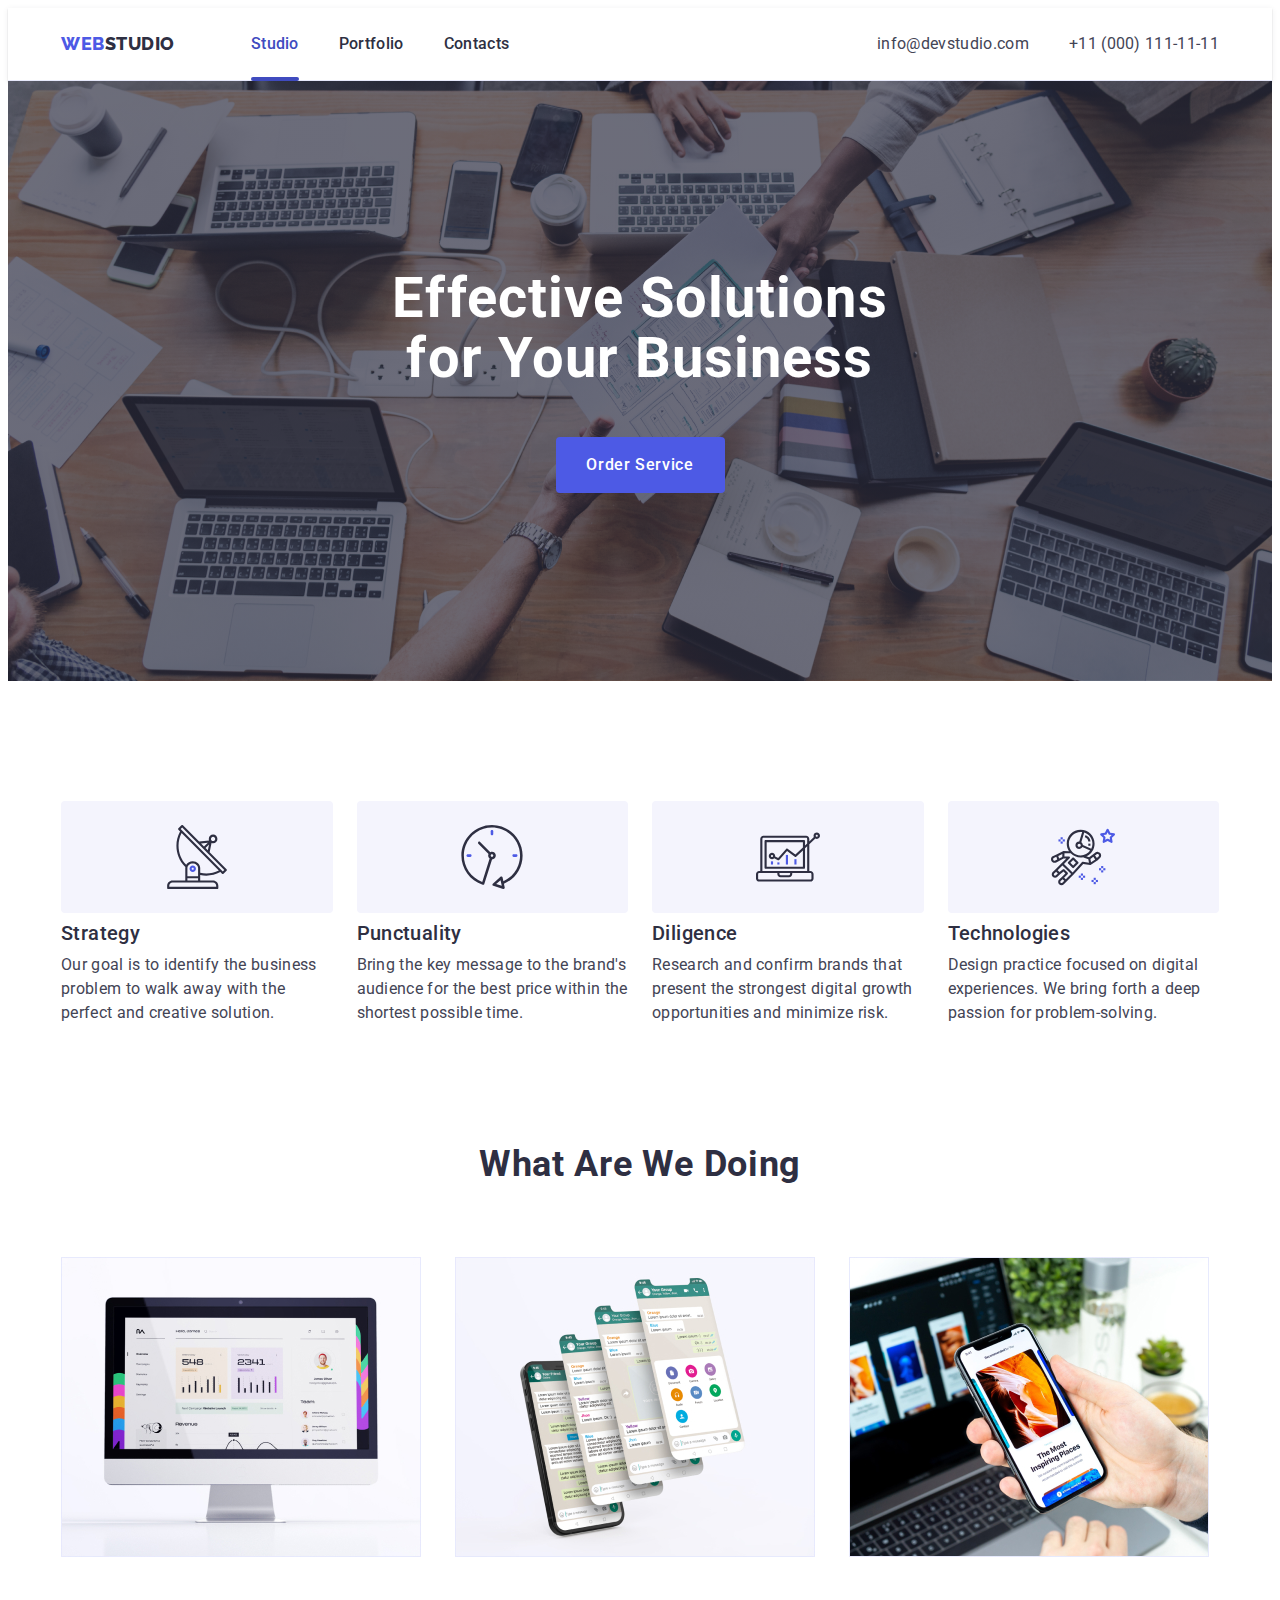
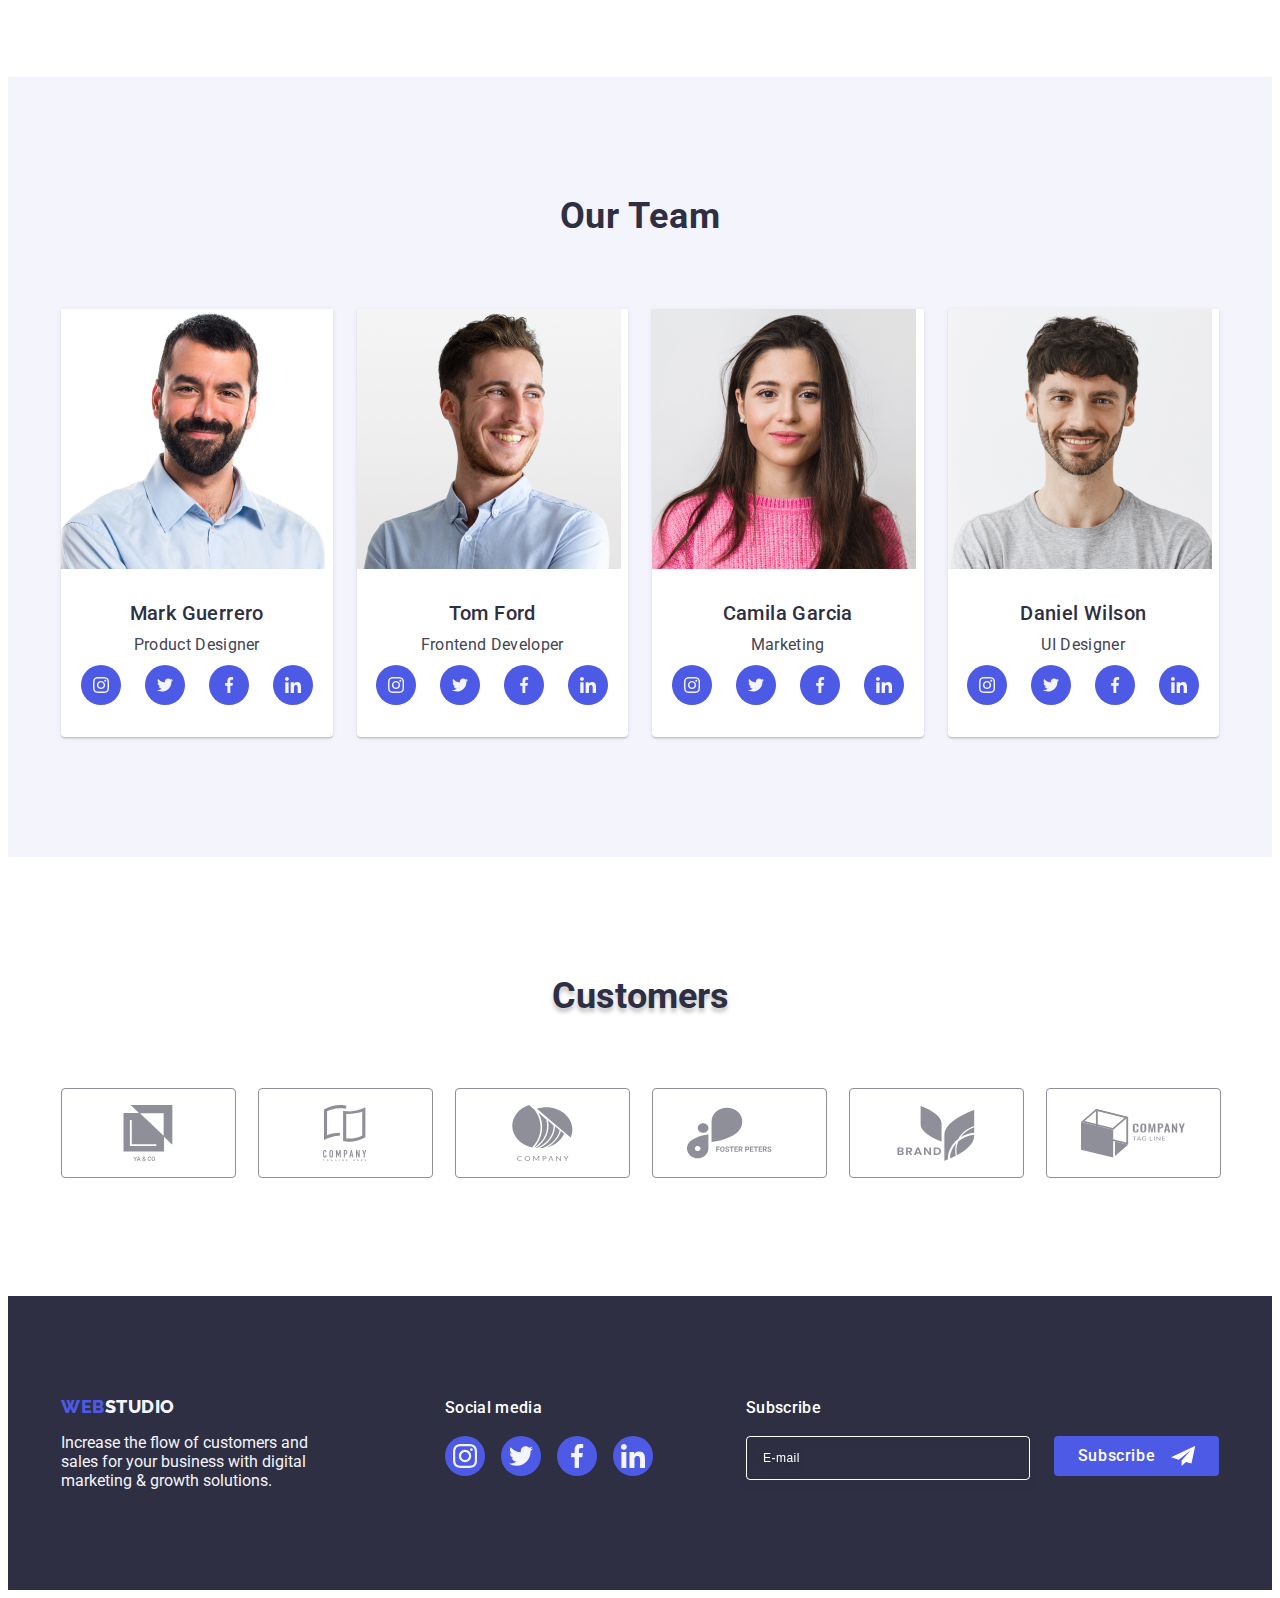
<file: index.html>
<!DOCTYPE html>
<html lang="en">
  <head>
    <meta charset="UTF-8" />
    <meta http-equiv="X-UA-Compatible" content="IE=edge" />
    <meta name="viewport" content="width=device-width, initial-scale=1.0" />

    <link rel="preconnect" href="https://fonts.googleapis.com" />
    <link rel="preconnect" href="https://fonts.gstatic.com" crossorigin />
    <link
      href="https://fonts.googleapis.com/css2?family=Raleway:wght@800&family=Roboto:wght@400;500;700&display=swap"
      rel="stylesheet"
    />

    <title>Document</title>
    <link
      rel="stylesheet"
      href="https://cdnjs.cloudflare.com/ajax/libs/modern-normalize/1.1.0/modern-normalize.min.css"
      integrity="sha512-wpPYUAdjBVSE4KJnH1VR1HeZfpl1ub8YT/NKx4PuQ5NmX2tKuGu6U/JRp5y+Y8XG2tV+wKQpNHVUX03MfMFn9Q=="
      crossorigin="anonymous"
      referrerpolicy="no-referrer"
    />
    <link rel="stylesheet" href="./css/styles.css" />
  </head>
  <body>
    <header class="header">
      <!-- main navigation -->
      <div class="header-page container">
        <nav class="nav list">
          <a href="./index.html" class="logo link">Web<span class="logo-part">Studio</span></a>
          <ul class="nav-links list">
            <li><a class="nav-item link curren" href="./index.html">Studio</a></li>
            <li>
              <a class="nav-item link" href="./portfolio.html">Portfolio</a>
            </li>
            <li><a class="nav-item link" href="">Contacts</a></li>
          </ul>
        </nav>
        <!-- Contacts -->
        <address class="address">
          <ul class="nav-links list">
            <li>
              <a class="adress-item link" href="mailto:info@devstudio.com">info@devstudio.com</a>
            </li>
            <li>
              <a class="adress-item link" href="tel:+110001111111">+11 (000) 111-11-11</a>
            </li>
          </ul>
        </address>
      </div>
    </header>
    <!-- main content -->
    <main>
      <!-- title -->
      <section class="hero">
        <div class="container">
          <h1 class="hero-title">Effective Solutions for Your Business</h1>
          <button class="button-title" type="button" data-modal-open>Order Service</button>
        </div>
      </section>

      <!-- solutions -->
      <section class="work-box-solutions">
        <div class="container">
          <h2 class="section-title" hidden>Sect</h2>
          <ul class="work list">
            <li class="work-list-item">
              <div class="icons">
                <svg width="64" height="64">
                  <use href="./images/icons.svg#icon-strategy"></use>
                </svg>
              </div>
              <h3 class="work-item">Strategy</h3>
              <p class="work-text">
                Our goal is to identify the business problem to walk away with the perfect and
                creative solution.
              </p>
            </li>
            <li class="work-list-item">
              <div class="icons">
                <svg width="64" height="64">
                  <use href="./images/icons.svg#icon-punctuality"></use>
                </svg>
              </div>
              <h3 class="work-item">Punctuality</h3>
              <p class="work-text">
                Bring the key message to the brand's audience for the best price within the shortest
                possible time.
              </p>
            </li>
            <li class="work-list-item">
              <div class="icons">
                <svg width="64" height="64">
                  <use href="./images/icons.svg#icon-diligence"></use>
                </svg>
              </div>
              <h3 class="work-item">Diligence</h3>
              <p class="work-text">
                Research and confirm brands that present the strongest digital growth opportunities
                and minimize risk.
              </p>
            </li>
            <li class="work-list-item">
              <div class="icons">
                <svg width="64" height="64">
                  <use href="./images/icons.svg#icon-technologies"></use>
                </svg>
              </div>
              <h3 class="work-item">Technologies</h3>
              <p class="work-text">
                Design practice focused on digital experiences. We bring forth a deep passion for
                problem-solving.
              </p>
            </li>
          </ul>
        </div>
      </section>
      <!-- examples -->
      <section class="work-box">
        <div class="container">
          <h2 class="work-expl">What are we doing</h2>
          <ul class="work list">
            <li class="img-box">
              <img src="./images/img1.jpg" alt="PC version" width="360" />
            </li>
            <li class="img-box">
              <img src="./images/img2.jpg" alt="Mobile version" width="360" />
            </li>
            <li class="img-box">
              <img src="./images/img3.jpg" alt="Both version" width="360" />
            </li>
          </ul>
        </div>
      </section>
      <!-- team -->
      <section class="team-section">
        <div class="container">
          <h2 class="team">Our Team</h2>
          <ul class="work list">
            <li class="team-cards">
              <img src="./images/team1.jpg" alt="Product Designer" width="264" />
              <div class="card-box">
                <h3 class="team-name">Mark Guerrero</h3>
                <p class="job-title">Product Designer</p>
                <ul class="social-icon-list">
                  <li class="social-icon-item">
                    <a class="social-icon-link" href="#">
                      <svg class="social-icon-link-item" width="16" height="16">
                        <use href="./images/icons.svg#icon-instagram"></use>
                      </svg>
                    </a>
                  </li>
                  <li class="social-icon-item">
                    <a class="social-icon-link" href="#">
                      <svg class="social-icon-link-item" width="16" height="16">
                        <use href="./images/icons.svg#icon-twitter"></use>
                      </svg>
                    </a>
                  </li>
                  <li class="social-icon-item">
                    <a class="social-icon-link" href="#">
                      <svg class="social-icon-link-item" width="16" height="16">
                        <use href="./images/icons.svg#icon-facebook"></use>
                      </svg>
                    </a>
                  </li>
                  <li class="social-icon-item">
                    <a class="social-icon-link" href="#">
                      <svg class="social-icon-link-item" width="16" height="16">
                        <use href="./images/icons.svg#icon-linkedin"></use>
                      </svg>
                    </a>
                  </li>
                </ul>
              </div>
            </li>
            <li class="team-cards">
              <img src="./images/team2.jpg" alt="Frontend Developer" width="264" />
              <div class="card-box">
                <h3 class="team-name">Tom Ford</h3>
                <p class="job-title">Frontend Developer</p>
                <ul class="social-icon-list">
                  <li class="social-icon-item">
                    <a class="social-icon-link" href="#">
                      <svg class="social-icon-link-item" width="16" height="16">
                        <use href="./images/icons.svg#icon-instagram"></use>
                      </svg>
                    </a>
                  </li>
                  <li class="social-icon-item">
                    <a class="social-icon-link" href="#">
                      <svg class="social-icon-link-item" width="16" height="16">
                        <use href="./images/icons.svg#icon-twitter"></use>
                      </svg>
                    </a>
                  </li>
                  <li class="social-icon-item">
                    <a class="social-icon-link" href="#">
                      <svg class="social-icon-link-item" width="16" height="16">
                        <use href="./images/icons.svg#icon-facebook"></use>
                      </svg>
                    </a>
                  </li>
                  <li class="social-icon-item">
                    <a class="social-icon-link" href="#">
                      <svg class="social-icon-link-item" width="16" height="16">
                        <use href="./images/icons.svg#icon-linkedin"></use>
                      </svg>
                    </a>
                  </li>
                </ul>
              </div>
            </li>
            <li class="team-cards">
              <img src="./images/team3.jpg" alt="Marketing" width="264" />
              <div class="card-box">
                <h3 class="team-name">Camila Garcia</h3>
                <p class="job-title">Marketing</p>
                <ul class="social-icon-list">
                  <li class="social-icon-item">
                    <a class="social-icon-link" href="#">
                      <svg class="social-icon-link-item" width="16" height="16">
                        <use href="./images/icons.svg#icon-instagram"></use>
                      </svg>
                    </a>
                  </li>
                  <li class="social-icon-item">
                    <a class="social-icon-link" href="#">
                      <svg class="social-icon-link-item" width="16" height="16">
                        <use href="./images/icons.svg#icon-twitter"></use>
                      </svg>
                    </a>
                  </li>
                  <li class="social-icon-item">
                    <a class="social-icon-link" href="#">
                      <svg class="social-icon-link-item" width="16" height="16">
                        <use href="./images/icons.svg#icon-facebook"></use>
                      </svg>
                    </a>
                  </li>
                  <li class="social-icon-item">
                    <a class="social-icon-link" href="#">
                      <svg class="social-icon-link-item" width="16" height="16">
                        <use href="./images/icons.svg#icon-linkedin"></use>
                      </svg>
                    </a>
                  </li>
                </ul>
              </div>
            </li>
            <li class="team-cards">
              <img src="./images/team4.jpg" alt="UI Designer" width="264" />
              <div class="card-box">
                <h3 class="team-name">Daniel Wilson</h3>
                <p class="job-title">UI Designer</p>
                <ul class="social-icon-list">
                  <li class="social-icon-item">
                    <a class="social-icon-link" href="#">
                      <svg class="social-icon-link-item" width="16" height="16">
                        <use href="./images/icons.svg#icon-instagram"></use>
                      </svg>
                    </a>
                  </li>
                  <li class="social-icon-item">
                    <a class="social-icon-link" href="#">
                      <svg class="social-icon-link-item" width="16" height="16">
                        <use href="./images/icons.svg#icon-twitter"></use>
                      </svg>
                    </a>
                  </li>
                  <li class="social-icon-item">
                    <a class="social-icon-link" href="#">
                      <svg class="social-icon-link-item" width="16" height="16">
                        <use href="./images/icons.svg#icon-facebook"></use>
                      </svg>
                    </a>
                  </li>
                  <li class="social-icon-item">
                    <a class="social-icon-link" href="#">
                      <svg class="social-icon-link-item" width="16" height="16">
                        <use href="./images/icons.svg#icon-linkedin"></use>
                      </svg>
                    </a>
                  </li>
                </ul>
              </div>
            </li>
          </ul>
        </div>
      </section>

      <!-- Customers -->

      <section class="costumers">
        <div class="container">
          <h2 class="costumers-title">Customers</h2>
          <ul class="costumers-list">
            <li class="costumers-list-item">
              <a class="costumers-list-link" href="#">
                <svg class="costumer-icon" width="104" height="56">
                  <use href="./images/icons.svg#icon-company1"></use>
                </svg>
              </a>
            </li>
            <li class="costumers-list-item">
              <a class="costumers-list-link" href="#">
                <svg class="costumer-icon" width="104" height="56">
                  <use href="./images/icons.svg#icon-company2"></use>
                </svg>
              </a>
            </li>
            <li class="costumers-list-item">
              <a class="costumers-list-link" href="#">
                <svg class="costumer-icon" width="104" height="56">
                  <use href="./images/icons.svg#icon-company3"></use>
                </svg>
              </a>
            </li>
            <li class="costumers-list-item">
              <a class="costumers-list-link" href="#">
                <svg class="costumer-icon" width="104" height="56">
                  <use href="./images/icons.svg#icon-company4"></use>
                </svg>
              </a>
            </li>
            <li class="costumers-list-item">
              <a class="costumers-list-link" href="#">
                <svg class="costumer-icon" width="104" height="56">
                  <use href="./images/icons.svg#icon-company5"></use>
                </svg>
              </a>
            </li>
            <li class="costumers-list-item">
              <a class="costumers-list-link" href="#">
                <svg class="costumer-icon" width="104" height="56">
                  <use href="./images/icons.svg#icon-company6"></use>
                </svg>
              </a>
            </li>
          </ul>
        </div>
      </section>
    </main>
    <!-- Footer -->
    <footer class="footer">
      <div class="footer-space container">
        <div class="footer-logo-p">
          <a class="logo-footer link" href="./index.html">Web<span class="logo-p">Studio</span></a>
          <p class="footer-text">
            Increase the flow of customers and sales for your business with digital marketing &
            growth solutions.
          </p>
        </div>
        <div>
          <p class="social-media-title">Social media</p>
          <ul class="social-media-list">
            <li class="social-icon-item">
              <a class="social-icon-link-footer" href="#">
                <svg class="social-icon-link-item" width="24" height="24">
                  <use href="./images/icons.svg#icon-instagram"></use>
                </svg>
              </a>
            </li>
            <li class="social-icon-item">
              <a class="social-icon-link-footer" href="#">
                <svg class="social-icon-link-item" width="24" height="24">
                  <use href="./images/icons.svg#icon-twitter"></use>
                </svg>
              </a>
            </li>
            <li class="social-icon-item">
              <a class="social-icon-link-footer" href="#">
                <svg class="social-icon-link-item" width="24" height="24">
                  <use href="./images/icons.svg#icon-facebook"></use>
                </svg>
              </a>
            </li>
            <li class="social-icon-item">
              <a class="social-icon-link-footer" href="#">
                <svg class="social-icon-link-item" width="24" height="24">
                  <use href="./images/icons.svg#icon-linkedin"></use>
                </svg>
              </a>
            </li>
          </ul>
        </div>
        <div class="footer-form">
          <p class="footer-form-title">Subscribe</p>
          <form class="subscribe-form">
            <label class="subscribe-form-label">
              <input class="email-form-line" name="email" type="email" placeholder="E-mail" />
            </label>
            <button class="subscribe-form-btn" type="submit">
              Subscribe
              <svg class="btn-icon" width="24" height="24">
                <use href="./images/icons.svg#icon-send"></use>
              </svg>
            </button>
          </form>
        </div>
      </div>
    </footer>
    <!-- modal window -->
    <div class="modal is-hidden" data-modal>
      <div class="modal-window">
        <button type="button" class="modal-close-btn" data-modal-close>
          <svg class="modal-btn-icon" width="8" height="8">
            <use href="./images/icons.svg#icon-close"></use>
          </svg>
        </button>
        <p class="modal-title">Leave your contacts and we will call you back</p>
        <form>
          <div class="modal-window-lines">
            <label class="modal-window-user-name" for="user-name">Name</label>
            <div class="user-name-line">
              <input
                class="us-name"
                id="user-name"
                name="user-name"
                type="text"
                required
                pattern="[a-zA-Z]+$"
              />
              <svg class="us-name-icon" width="18" height="24">
                <use href="./images/icons.svg#icon-user"></use>
              </svg>
            </div>
          </div>
          <div class="modal-window-lines">
            <label class="modal-window-user-name" for="user-name">Phone</label>
            <div class="user-name-line">
              <input
                class="us-name"
                id="user-phone"
                name="user-phone"
                type="tel"
                required
                pattern="[0-9]{3}-[0-9]{3}-[0-9]{2}-[0-9]{2}"
                title="xxx-xxx-xx-xx"
              />
              <svg class="us-name-icon" width="18" height="24">
                <use href="./images/icons.svg#icon-tel"></use>
              </svg>
            </div>
          </div>
          <div class="modal-window-lines">
            <label class="modal-window-user-name" for="user-name">Email</label>
            <div class="user-name-line">
              <input class="us-name" id="user-email" name="user-email" type="text" required />
              <svg class="us-name-icon" width="18" height="24">
                <use href="./images/icons.svg#icon-email"></use>
              </svg>
            </div>
          </div>
          <div class="comment-line">
            <label class="modal-window-user-name" for="user-comment">Comment</label>
            <textarea
              class="user-comment-text"
              id="user-comment"
              name="user-comment"
              placeholder="Text input"></textarea>
          </div>
          <div class="agreement-policy">
            <input
              class="user-privacy-condition visually-hidden"
              id="user-privacy"
              type="checkbox"
              value="true" 
              name="user-privacy"
            />
            <label class="user-privacy-text" for="user-privacy">
              <span class="privacy-checkbox-new">
                <svg class="privacy-icon" width="10" height="8">
                  <use href="./images/icons.svg#icon-v"></use>
                </svg>
              </span>
              I accept the terms and conditions of the
              <a class="privacy-link" href="">Privacy Policy</a>
            </label>
          </div>
          <button type="submit" class="send-form-btn">Send</button>
        </form>
      </div>
    </div>

    <script src="./js/modal.js"></script>
  </body>
</html>
</file>
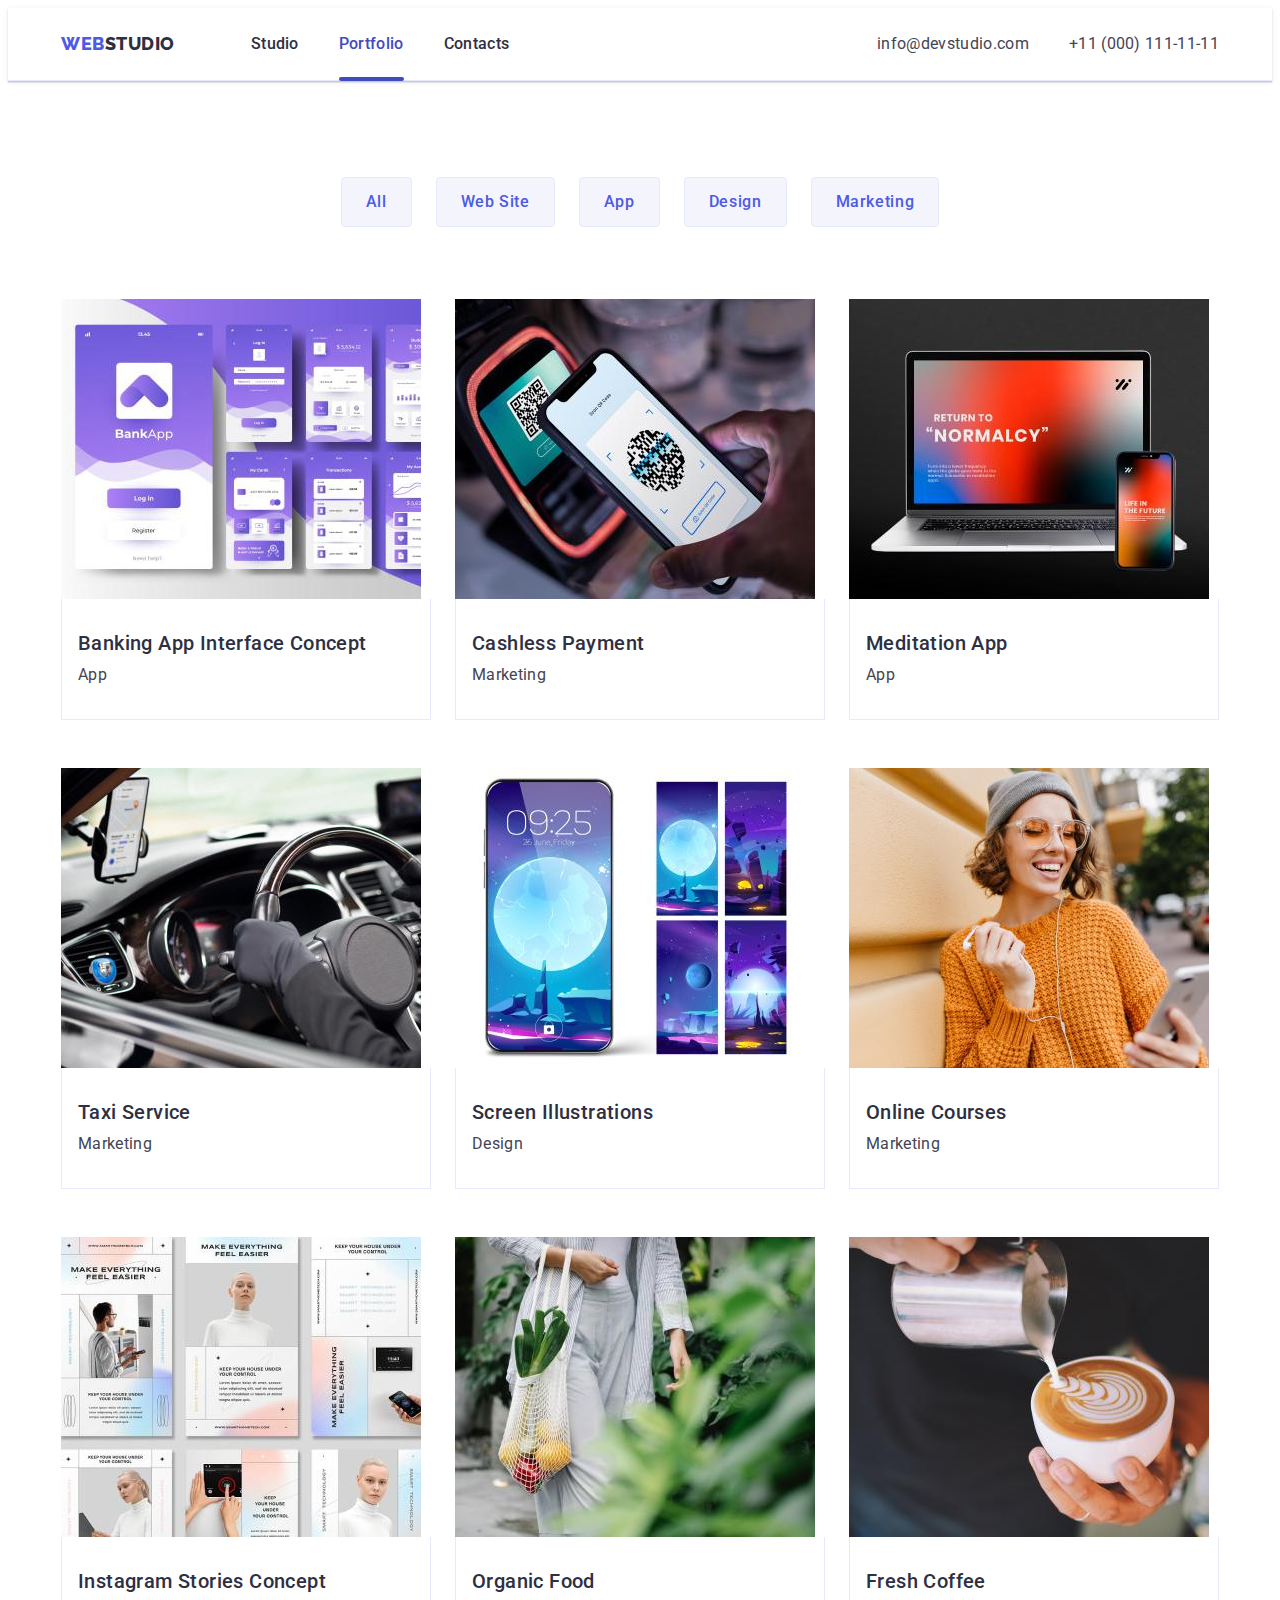
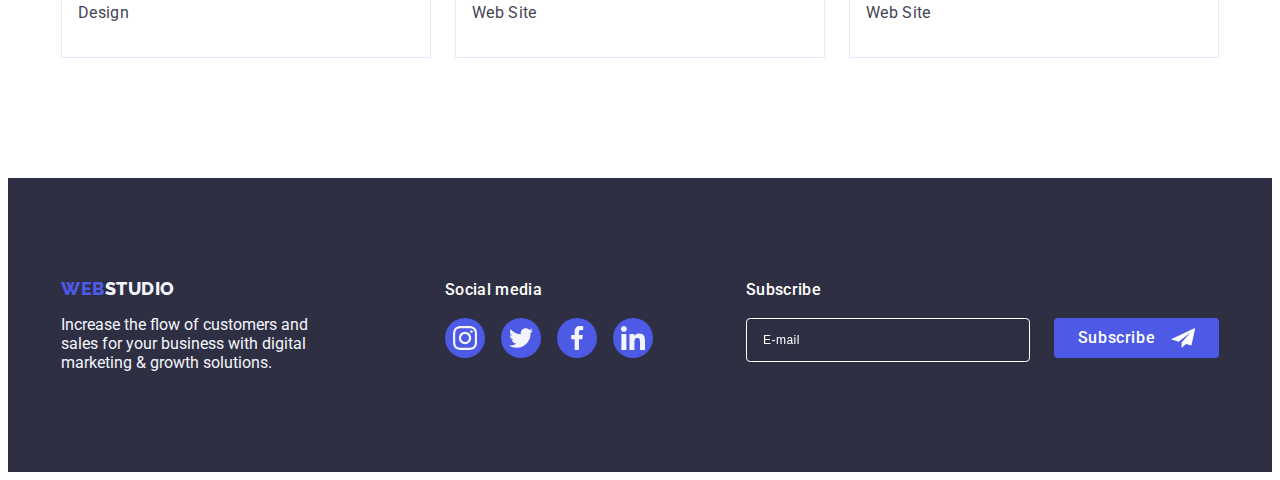
<file: portfolio.html>
<!DOCTYPE html>
<html lang="en">
  <head>
    <meta charset="UTF-8" />
    <meta http-equiv="X-UA-Compatible" content="IE=edge" />
    <meta name="viewport" content="width=device-width, initial-scale=1.0" />

    <link rel="preconnect" href="https://fonts.googleapis.com" />
    <link rel="preconnect" href="https://fonts.gstatic.com" crossorigin />
    <link
      href="https://fonts.googleapis.com/css2?family=Raleway:wght@800&family=Roboto:wght@400;500;700&display=swap"
      rel="stylesheet"
    />

    <title>Document</title>
    <link
      rel="stylesheet"
      href="https://cdnjs.cloudflare.com/ajax/libs/modern-normalize/1.1.0/modern-normalize.min.css"
      integrity="sha512-wpPYUAdjBVSE4KJnH1VR1HeZfpl1ub8YT/NKx4PuQ5NmX2tKuGu6U/JRp5y+Y8XG2tV+wKQpNHVUX03MfMFn9Q=="
      crossorigin="anonymous"
      referrerpolicy="no-referrer"
    />
    <link rel="stylesheet" href="./css/styles.css" />
  </head>
  <body>
    <header class="header">
      <!-- maine navigation -->
      <div class="header-page container">
        <nav class="nav list">
          <a href="./index.html" class="logo link">Web<span class="logo-part">Studio</span></a>
          <ul class="nav-links list">
            <li><a class="nav-item link" href="./index.html">Studio</a></li>
            <li>
              <a class="nav-item link curren" href="./portfolio.html">Portfolio</a>
            </li>
            <li><a class="nav-item link" href="">Contacts</a></li>
          </ul>
        </nav>

        <!-- Contacts -->
        <address class="address">
          <ul class="nav-links list">
            <li>
              <a class="adress-item link" href="mailto:info@devstudio.com">info@devstudio.com</a>
            </li>
            <li>
              <a class="adress-item link" href="tel:+110001111111">+11 (000) 111-11-11</a>
            </li>
          </ul>
        </address>
      </div>
    </header>
    <!-- maine content -->
    <main>
      <section class="exples-box">
        <div class="container">
          <h1 hidden>Examples</h1>
          <ul class="buttons-list list">
            <li><button class="buttons" type="button">All</button></li>
            <li><button class="buttons" type="button">Web Site</button></li>
            <li><button class="buttons" type="button">App</button></li>
            <li><button class="buttons" type="button">Design</button></li>
            <li><button class="buttons" type="button">Marketing</button></li>
          </ul>

          <!-- work examples -->
          <ul class="block-list list">
            <li class="block-exples">
              <a class="block link" href="">
                <div class="block-list-img-wrapper">
                  <img src="./images/banking.jpg" alt="Banking App" />
                  <p class="overlay">
                    14 Stylish and User-Friendly App Design Concepts · Task Manager App · Calorie
                    Tracker App · Exotic Fruit Ecommerce App · Cloud Storage App
                  </p>
                </div>
                <div class="blocks-box">
                  <h2 class="img-title">Banking App Interface Concept</h2>
                  <p class="job-name">App</p>
                </div>
              </a>
            </li>

            <li class="block-exples">
              <a class="block link" href="">
                <div class="block-list-img-wrapper">
                  <img src="./images/cashless.jpg" alt="Cashless Payment" />
                  <p class="overlay">
                    14 Stylish and User-Friendly App Design Concepts · Task Manager App · Calorie
                    Tracker App · Exotic Fruit Ecommerce App · Cloud Storage App
                  </p>
                </div>
                <div class="blocks-box">
                  <h2 class="img-title">Cashless Payment</h2>
                  <p class="job-name">Marketing</p>
                </div>
              </a>
            </li>

            <li class="block-exples">
              <a class="block link" href="">
                <div class="block-list-img-wrapper">
                  <img src="./images/meditation.jpg" alt="Meditation App" />
                  <p class="overlay">
                    14 Stylish and User-Friendly App Design Concepts · Task Manager App · Calorie
                    Tracker App · Exotic Fruit Ecommerce App · Cloud Storage App
                  </p>
                </div>
                <div class="blocks-box">
                  <h2 class="img-title">Meditation App</h2>
                  <p class="job-name">App</p>
                </div>
              </a>
            </li>

            <li class="block-exples">
              <a class="block link" href="">
                <div class="block-list-img-wrapper">
                  <img src="./images/taxi.jpg" alt="Taxi Service" />
                  <p class="overlay">
                    14 Stylish and User-Friendly App Design Concepts · Task Manager App · Calorie
                    Tracker App · Exotic Fruit Ecommerce App · Cloud Storage App
                  </p>
                </div>
                <div class="blocks-box">
                  <h2 class="img-title">Taxi Service</h2>
                  <p class="job-name">Marketing</p>
                </div>
              </a>
            </li>

            <li class="block-exples">
              <a class="block link" href="">
                <div class="block-list-img-wrapper">
                  <img src="./images/screen.jpg" alt="Screen Illustrations" />
                  <p class="overlay">
                    14 Stylish and User-Friendly App Design Concepts · Task Manager App · Calorie
                    Tracker App · Exotic Fruit Ecommerce App · Cloud Storage App
                  </p>
                </div>
                <div class="blocks-box">
                  <h2 class="img-title">Screen Illustrations</h2>
                  <p class="job-name">Design</p>
                </div>
              </a>
            </li>

            <li class="block-exples">
              <a class="block link" href="">
                <div class="block-list-img-wrapper">
                  <img src="./images/online.jpg" alt="Online Courses" />
                  <p class="overlay">
                    14 Stylish and User-Friendly App Design Concepts · Task Manager App · Calorie
                    Tracker App · Exotic Fruit Ecommerce App · Cloud Storage App
                  </p>
                </div>
                <div class="blocks-box">
                  <h2 class="img-title">Online Courses</h2>
                  <p class="job-name">Marketing</p>
                </div>
              </a>
            </li>

            <li class="block-exples">
              <a class="block link" href="">
                <div class="block-list-img-wrapper">
                  <img src="./images/instagram.jpg" alt="Instagram Stories Concept" />
                  <p class="overlay">
                    14 Stylish and User-Friendly App Design Concepts · Task Manager App · Calorie
                    Tracker App · Exotic Fruit Ecommerce App · Cloud Storage App
                  </p>
                </div>
                <div class="blocks-box">
                  <h2 class="img-title">Instagram Stories Concept</h2>
                  <p class="job-name">Design</p>
                </div>
              </a>
            </li>

            <li class="block-exples">
              <a class="block link" href="">
                <div class="block-list-img-wrapper">
                  <img src="./images/organic.jpg" alt="Organic Food" />
                  <p class="overlay">
                    14 Stylish and User-Friendly App Design Concepts · Task Manager App · Calorie
                    Tracker App · Exotic Fruit Ecommerce App · Cloud Storage App
                  </p>
                </div>
                <div class="blocks-box">
                  <h2 class="img-title">Organic Food</h2>
                  <p class="job-name">Web Site</p>
                </div>
              </a>
            </li>

            <li class="block-exples">
              <a class="block link" href="">
                <div class="block-list-img-wrapper">
                  <img src="./images/coffee.jpg" alt="Fresh Coffee" />
                  <p class="overlay">
                    14 Stylish and User-Friendly App Design Concepts · Task Manager App · Calorie
                    Tracker App · Exotic Fruit Ecommerce App · Cloud Storage App
                  </p>
                </div>
                <div class="blocks-box">
                  <h2 class="img-title">Fresh Coffee</h2>
                  <p class="job-name">Web Site</p>
                </div>
              </a>
            </li>
          </ul>
        </div>
      </section>
    </main>

    <!-- Footer -->
    <footer class="footer">
      <div class="footer-space container">
        <div class="footer-logo-p">
          <a class="logo-footer link" href="./index.html">Web<span class="logo-p">Studio</span></a>
          <p class="footer-text">
            Increase the flow of customers and sales for your business with digital marketing &
            growth solutions.
          </p>
        </div>
        <div>
          <p class="social-media-title">Social media</p>
          <ul class="social-media-list">
            <li class="social-icon-item">
              <a class="social-icon-link-footer" href="#">
                <svg class="social-icon-link-item" width="24" height="24">
                  <use href="./images/icons.svg#icon-instagram"></use>
                </svg>
              </a>
            </li>
            <li class="social-icon-item">
              <a class="social-icon-link-footer" href="#">
                <svg class="social-icon-link-item" width="24" height="24">
                  <use href="./images/icons.svg#icon-twitter"></use>
                </svg>
              </a>
            </li>
            <li class="social-icon-item">
              <a class="social-icon-link-footer" href="#">
                <svg class="social-icon-link-item" width="24" height="24">
                  <use href="./images/icons.svg#icon-facebook"></use>
                </svg>
              </a>
            </li>
            <li class="social-icon-item">
              <a class="social-icon-link-footer" href="#">
                <svg class="social-icon-link-item" width="24" height="24">
                  <use href="./images/icons.svg#icon-linkedin"></use>
                </svg>
              </a>
            </li>
          </ul>
        </div>
        <div class="footer-form">
          <p class="footer-form-title">Subscribe</p>
          <form class="subscribe-form">
            <label class="subscribe-form-label">
              <input class="email-form-line" name="email" type="email" placeholder="E-mail">
            </label>
            <button class="subscribe-form-btn" type="submit">Subscribe
              <svg class="btn-icon" width="24" height="24">
                <use href="./images/icons.svg#icon-send"></use>
              </svg>
            </button>
          </form>
        </div>
      </div>
    </footer>
  </body>
</html>
</file>
<file: css/styles.css>
:root {
  --pramery-text-color: #434455;
  --secondary-text-color: #2e2f42;
  --accent-text-color: #ffffff;
  --secondary-accent-text-color: #4d5ae5;
  --icon-text-color: #8e8f99;
  --overlay-text-color: #f4f4fd;
  --background-color-check: #404bbf;
}

h1,
h2,
h3,
h4,
p {
  margin-top: 0;
  margin-bottom: 0;
}

ul,
ol {
  margin: 0;
  padding: 0;
}

button {
  cursor: pointer;
}

img {
  display: block;
}

body {
  font-family: 'Roboto', sans-serif;
  color: #434455;
  background-color: #ffffff;
}
.header {
  box-shadow: 0px 2px 1px rgba(46, 47, 66, 0.08), 0px 1px 1px rgba(46, 47, 66, 0.16),
    0px 1px 6px rgba(46, 47, 66, 0.08);
  border-bottom: 1px solid #e7e9fc;
}
.header-page {
  display: flex;
}
.container {
  width: 1158px;
  margin: 0 auto;
  padding: 0 15px;
}
.logo {
  display: inline-block;
  margin-right: 76px;
  font-family: 'Raleway', sans-serif;
  font-weight: 800;
  font-size: 18px;
  line-height: 1.17;
  letter-spacing: 0.03em;
  text-transform: uppercase;
  color: var(--secondary-accent-text-color);
}
.link {
  text-decoration: none;
}
.logo-part {
  color: var(--secondary-text-color);
}
/* maine navigation */

.list {
  list-style: none;
  align-items: center;
}
.nav {
  display: flex;
}
.nav-links {
  display: flex;
  gap: 40px;
}
.nav-item {
  position: relative;
  display: block;
  padding: 24px 0;
  font-weight: 500;
  font-size: 16px;
  line-height: 1.5;
  letter-spacing: 0.02em;
  color: var(--secondary-text-color);
  transition: color 250ms cubic-bezier(0.4, 0, 0.2, 1);
}
.curren {
  color: #404bbf;
}
.curren::after {
  content: '';
  position: absolute;
  width: 100%;
  left: 0;
  bottom: -1px;
  height: 4px;
  background-color: #404bbf;
  border-radius: 2px;
  transition: color 250ms cubic-bezier(0.4, 0, 0.2, 1);
}
.nav-item link {
  text-decoration: none;
}
.nav-item:hover,
.nav-item:focus {
  color: #404bbf;
}
.address {
  font-style: normal;
  margin-left: auto;
}

.adress-item {
  padding: 24px 0;
  display: block;
  font-size: 16px;
  line-height: 1.5;
  letter-spacing: 0.02em;
  color: var(--pramery-text-color);
  transition: color 250ms cubic-bezier(0.4, 0, 0.2, 1);
}
.adress-item:hover,
.adress-item:focus {
  color: #404bbf;
}
/* maine */

.hero {
  max-width: 1440px;
  background-image: linear-gradient(rgba(46, 47, 66, 0.7), rgba(46, 47, 66, 0.7)),
    url(../images/hero-bg.jpg);
  background-repeat: no-repeat;
  background-position: center;
  background-size: cover;
  padding: 188px 0;
  background-color: var(--secondary-text-color);
  margin: 0 auto;
}

.hero-title {
  margin: 0 auto;
  margin-bottom: 48px;
  font-size: 56px;
  line-height: 1.07;
  text-align: center;
  letter-spacing: 0.02em;
  color: #ffffff;
  max-width: 496px;
}
.button-title {
  margin: 0 auto;
  display: block;
  min-width: 169px;
  height: 56px;
  border: none;
  border-radius: 4px;
  background-color: #4d5ae5;
  font-family: 'Roboto', sans-serif;
  font-weight: 500;
  font-size: 16px;
  line-height: 1.5;
  letter-spacing: 0.04em;
  color: #ffffff;
  cursor: pointer;
  transition: background-color 250ms cubic-bezier(0.4, 0, 0.2, 1);
}
.button-title:hover,
.button-title:focus {
  background-color: #404bbf;
}
/* section 2 */
.work {
  display: flex;
  gap: 24px;
}
.work-box-solutions {
  padding-top: 120px;
  padding-bottom: 120px;
}

.work-box {
  padding-bottom: 120px;
  padding-top: 0;
}

.work-list-item {
  width: calc((100% - 72px) / 4);
}

.icons {
  display: flex;
  align-items: center;
  justify-content: center;
  height: 112px;
  background-color: #f4f4fd;
  border-radius: 4px;
  margin-bottom: 8px;
}
.work-item {
  margin-bottom: 8px;
  font-weight: 500;
  font-size: 20px;
  line-height: 1.2;
  letter-spacing: 0.02em;
  color: var(--secondary-text-color);
}
.work-text {
  font-size: 16px;
  line-height: 1.5;
  letter-spacing: 0.02em;
  color: var(--pramery-text-color);
}
.work-expl {
  margin-bottom: 72px;
  font-size: 36px;
  line-height: 1.11;
  text-align: center;
  letter-spacing: 0.02em;
  text-transform: capitalize;
  color: var(--secondary-text-color);
}

.img-box {
  width: calc((100% - 48px) / 3);
}
.team-section {
  background-color: #f4f4fd;
  padding: 120px 0;
}
.team {
  margin-bottom: 72px;
  font-size: 36px;
  line-height: 1.11;
  text-align: center;
  letter-spacing: 0.02em;
  text-transform: capitalize;
  color: var(--secondary-text-color);
}

.team-cards {
  background-color: #ffffff;
  width: calc((100% - 72px) / 4);
  border-radius: 0px 0px 4px 4px;
  box-shadow: 0px 1px 6px rgba(46, 47, 66, 0.08), 0px 1px 1px rgba(46, 47, 66, 0.16),
    0px 2px 1px rgba(46, 47, 66, 0.08);
}

.social-icon-list {
  display: flex;
  justify-content: center;
  gap: 24px;
  list-style: none;
}

.social-icon-item {
  width: 40px;
  height: 40px;
}

.social-icon-link {
  align-items: center;
  justify-content: center;
  display: flex;
  background-color: var(--secondary-accent-text-color);
  border-radius: 50%;
  width: 100%;
  height: 100%;
  transition: background-color 250ms cubic-bezier(0.4, 0, 0.2, 1);
}
.social-icon-link-footer {
  align-items: center;
  justify-content: center;
  display: flex;
  background-color: var(--secondary-accent-text-color);
  border-radius: 50%;
  width: 100%;
  height: 100%;
  transition: background-color 250ms cubic-bezier(0.4, 0, 0.2, 1);
}
.social-icon-link:hover,
.social-icon-link:focus {
  background-color: #404bbf;
}

.social-icon-link-item {
  fill: #f4f4fd;
}
.social-icon-link-footer:hover,
.social-icon-link-footer:focus {
  background-color: #31d0aa;
}
.card-box {
  padding: 32px 0;
}
.team-name {
  margin-bottom: 8px;
  text-align: center;
  font-weight: 500;
  font-size: 20px;
  line-height: 1.2;
  letter-spacing: 0.02em;
  color: var(--secondary-text-color);
}
.job-title {
  text-align: center;
  font-size: 16px;
  line-height: 1.5;
  letter-spacing: 0.02em;
  color: var(--pramery-text-color);
  margin-bottom: 8px;
}
/* Customers  */

.costumers {
  padding-top: 120px;
  padding-bottom: 120px;
  text-align: center;
}
.costumers-title {
  font-size: 36px;
  line-height: 1.1;
  color: var(--secondary-text-color);
  margin-bottom: 72px;
  text-shadow: 0px 4px 4px rgba(0, 0, 0, 0.25);
}
.costumers-list {
  display: flex;
  gap: 24px;
  list-style: none;
}
.costumers-list-item {
  width: calc((100% - 120px) / 6);
  height: 88px;
}
.costumers-list-link {
  width: 100%;
  height: 100%;
  border: 1px solid #8e8f99;
  border-radius: 4px;
  display: flex;
  align-items: center;
  justify-content: center;
  color: var(--icon-text-color);
  transition: border-color 250ms cubic-bezier(0.4, 0, 0.2, 1),
    color 250ms cubic-bezier(0.4, 0, 0.2, 1);
}

.costumers-list-link:hover,
.costumers-list-link:focus {
  color: #404bbf;
  border-color: #404bbf;
}
.costumer-icon {
  fill: currentColor;
}
/* footer */

.footer {
  padding: 100px 0;
  background-color: var(--secondary-text-color);
}
.footer-space {
  display: flex;
  align-items: baseline;
}
.footer-logo-p {
  margin-right: 120px;
}
.social-media-title {
  font-weight: 500;
  font-size: 16px;
  line-height: 1.5;
  letter-spacing: 0.02em;
  color: var(--accent-text-color);
  margin-bottom: 16px;
}
.social-media-list {
  display: flex;
  gap: 16px;
  list-style: none;
}
.logo-footer {
  margin-bottom: 16px;
  display: inline-block;
  margin-right: 76px;
  font-family: 'Raleway', sans-serif;
  font-weight: 800;
  font-size: 18px;
  line-height: 1.17;
  letter-spacing: 0.03em;
  text-transform: uppercase;
  color: var(--secondary-accent-text-color);
}

.logo-p {
  color: #f4f4fd;
}
.footer-text {
  max-width: 264px;
  color: #f4f4fd;
}

.footer-form {
  margin-left: auto;
}
.footer-form-title {
  margin-bottom: 16px;
  font-weight: 500;
  font-size: 16px;
  line-height: 1.5;
  letter-spacing: 0.02em;
  color: #ffffff;
}
.subscribe-form {
  display: flex;
}

.subscribe-form-label {
  margin-right: 24px;
}

.email-form-line {
  width: 264px;
  height: 40px;
  border: 1px solid #ffffff;
  background-color: transparent;
  font-size: 12px;
  line-height: 1.5;
  letter-spacing: 0.04em;
  padding-left: 16px;
  filter: drop-shadow(0px 4px 4px rgba(0, 0, 0, 0.15));
  border-radius: 4px;
  color: #ffffff;
}
::placeholder {
  color: #ffffff;
}

.subscribe-form-btn {
  min-width: 165px;
  height: 40px;
  display: flex;
  justify-content: center;
  align-items: center;
  font-family: 'Roboto', sans-serif;
  font-size: 16px;
  font-weight: 500;
  line-height: 1.5;
  letter-spacing: 0.04em;
  color: #ffffff;
  cursor: pointer;
  background-color: #4d5ae5;
  border: none;
  border-radius: 4px;
}

.btn-icon {
  margin-left: 16px;
}
/* Portfolio */

/* buttons */

.buttons {
  border-radius: 4px;
  padding: 12px 24px;
  border: 1px solid #e7e9fc;
  font-family: 'Roboto', sans-serif;
  font-weight: 500;
  font-size: 16px;
  line-height: 1.5;
  letter-spacing: 0.04em;
  color: var(--secondary-accent-text-color);
  background-color: #f4f4fd;
  transition: color 250ms cubic-bezier(0.4, 0, 0.2, 1),
    background-color 250ms cubic-bezier(0.4, 0, 0.2, 1),
    border-color 250ms cubic-bezier(0.4, 0, 0.2, 1), box-shadow 250ms cubic-bezier(0.4, 0, 0.2, 1);
}

.buttons:hover,
.buttons:focus {
  border: 1px solid transparent;
  background-color: #404bbf;
  color: #ffffff;
  box-shadow: 0px 3px 1px rgba(0, 0, 0, 0.1), 0px 2px 1px rgba(0, 0, 0, 0.08),
    0px 2px 2px rgba(0, 0, 0, 0.12);
}

.block link {
  text-decoration: none;
}

.block {
  display: block;
  transition: box-shadow 250ms cubic-bezier(0.4, 0, 0.2, 1);
}
.block-list-img-wrapper {
  position: relative;
  overflow: hidden;
}
.overlay {
  position: absolute;
  top: 0;
  font-size: 16px;
  line-height: 1.5;
  letter-spacing: 0.02em;
  color: var(--overlay-text-color);
  padding: 40px 32px;
  background-color: #4d5ae5;
  height: 100%;
  width: 100%;
  transform: translateY(100%);
  transition: transform 250ms cubic-bezier(0.4, 0, 0.2, 1);
}

.block:hover .overlay,
.block:focus .overlay {
  transform: translateY(0%);
}

.block:hover,
.block:focus {
  box-shadow: 0px 1px 6px rgba(46, 47, 66, 0.08), 0px 1px 1px rgba(46, 47, 66, 0.16),
    0px 2px 1px rgba(46, 47, 66, 0.08);
}
.img-title {
  margin-bottom: 8px;
  font-weight: 500;
  font-size: 20px;
  line-height: 1.2;
  letter-spacing: 0.02em;
  color: var(--secondary-text-color);
}
.job-name {
  font-size: 16px;
  line-height: 1.5;
  letter-spacing: 0.02em;
  color: var(--pramery-text-color);
}

.exples-box {
  padding: 96px 0 120px;
}

.buttons-list {
  display: flex;
  justify-content: center;
  gap: 24px;
  margin-bottom: 72px;
}

.block-list {
  display: flex;
  flex-wrap: wrap;
  column-gap: 24px;
  row-gap: 48px;
}

.block-exples {
  width: calc((100% - 48px) / 3);
}

.blocks-box {
  padding: 32px 16px;
  border: 1px solid #e7e9fc;
  border-top: none;
}
.modal {
  position: fixed;
  top: 0;
  left: 0;
  width: 100%;
  height: 100%;
  background-color: rgba(46, 47, 66, 0.4);
  transition: opacity 250ms cubic-bezier(0.4, 0, 0.2, 1),
    visibility 250ms cubic-bezier(0.4, 0, 0.2, 1);
}

.modal.is-hidden {
  opacity: 0;
  visibility: hidden;
  pointer-events: none;
}
.modal-window {
  padding: 72px 24px 24px 24px;
  position: absolute;
  top: 50%;
  left: 50%;
  z-index: 100%;
  transform: translate(-50%, -50%) scale(1);
  width: 408px;
  min-height: 576px;
  background: #fcfcfc;
  box-shadow: 0px 1px 1px rgba(0, 0, 0, 0.14), 0px 1px 3px rgba(0, 0, 0, 0.12),
    0px 2px 1px rgba(0, 0, 0, 0.2);
  border-radius: 4px;
  transition: transform 250ms cubic-bezier(0.4, 0, 0.2, 1);
}
.modal-close-btn {
  position: absolute;
  top: 24px;
  right: 24px;
  width: 24px;
  height: 24px;
  border-radius: 50%;
  display: flex;
  align-items: center;
  justify-content: center;
  background-color: #e7e9fc;
  border: 1px solid rgba(0, 0, 0, 0.1);
  padding: 0;
  transition: background-color 250ms cubic-bezier(0.4, 0, 0.2, 1),
    border 250ms cubic-bezier(0.4, 0, 0.2, 1);
}
.modal-btn-icon {
  transition: fill 250ms cubic-bezier(0.4, 0, 0.2, 1);
}

.modal-close-btn:hover,
.modal-close-btn:focus {
  background-color: #404bbf;
  border: none;
}
.modal-close-btn:hover .modal-btn-icon,
.modal-close-btn:focus .modal-btn-icon {
  fill: #ffffff;
}

.modal-title {
  font-weight: 500;
  font-size: 16px;
  line-height: 1.5;
  text-align: center;
  letter-spacing: 0.02em;
  color: var(--secondary-text-color);
  margin-bottom: 16px;
}

.modal-window-lines {
  margin-bottom: 8px;
}

.modal-window-user-name {
  font-size: 12px;
  line-height: 1.17;
  letter-spacing: 0.04em;
  color: var(--icon-text-color);
  display: block;
  margin-bottom: 4px;
}

.user-name-line {
  position: relative;
}

.us-name {
  width: 100%;
  height: 40px;
  border: 1px solid rgba(46, 47, 66, 0.2);
  border-radius: 4px;
  background-color: transparent;
  padding-left: 38px;
  outline: transparent;
  transition: border-color 250ms cubic-bezier(0.4, 0, 0.2, 1);
}

.us-name:focus {
  border-color: #4d5ae5;
}

.us-name-icon {
  position: absolute;
  left: 16px;
  top: 50%;
  transform: translateY(-50%);
  transition: fill 250ms cubic-bezier(0.4, 0, 0.2, 1);
  fill: #2E2F42;
}

.us-name:focus + .us-name-icon {
  fill: #4d5ae5;
}

.comment-line {
  margin-bottom: 16px;
}

.user-comment-text {
  width: 100%;
  height: 120px;
  font-size: 12px;
  line-height: 1.17;
  letter-spacing: 0.04em;
  color: rgba(46, 47, 66, 0.4);
  border: 1px solid rgba(46, 47, 66, 0.2);
  border-radius: 4px;
  background-color: transparent;
  padding: 8px 16px;
  outline: transparent;
  resize: none;
  transition: border-color 250ms cubic-bezier(0.4, 0, 0.2, 1);
}

.user-comment-text:focus {
  border-color: #4d5ae5;
}

.agreement-policy {
  margin-bottom: 24px;
}

.user-privacy-text {
  font-size: 12px;
  line-height: 1.17;
  letter-spacing: 0.04em;
  color: var(--icon-text-color);
}

.privacy-checkbox-new {
  margin-right: 8px;
  width: 16px;
  height: 16px;
  border: 1px solid #2e2f42;
  border-radius: 2px;
  display: inline-flex;
  align-items: center;
  justify-content: center;
  fill: transparent;
}

.visually-hidden {
  position: absolute;
  width: 1px;
  height: 1px;
  margin: -1px;
  border: 0;
  padding: 0;}

.user-privacy-condition:checked + .user-privacy-text .privacy-checkbox-new {
  background-color: var(--background-color-check);
  border: none;
  fill: var(--accent-text-color);
  border-color: var(--background-color-check);
}

.privacy-link {
  color: var(--secondary-accent-text-color);
}

.send-form-btn {
  margin: auto;
  display: block;
  min-width: 169px;
  height: 56px;
  font-family: 'Roboto', sans-serif;
  font-size: 16px;
  font-weight: 500;
  line-height: 1.5;
  letter-spacing: 0.04em;
  color: #ffffff;
  cursor: pointer;
  background-color: #4d5ae5;
  border: none;
  border-radius: 4px;
  transition: background-color 250ms cubic-bezier(0.4, 0, 0.2, 1);
}
</file>
